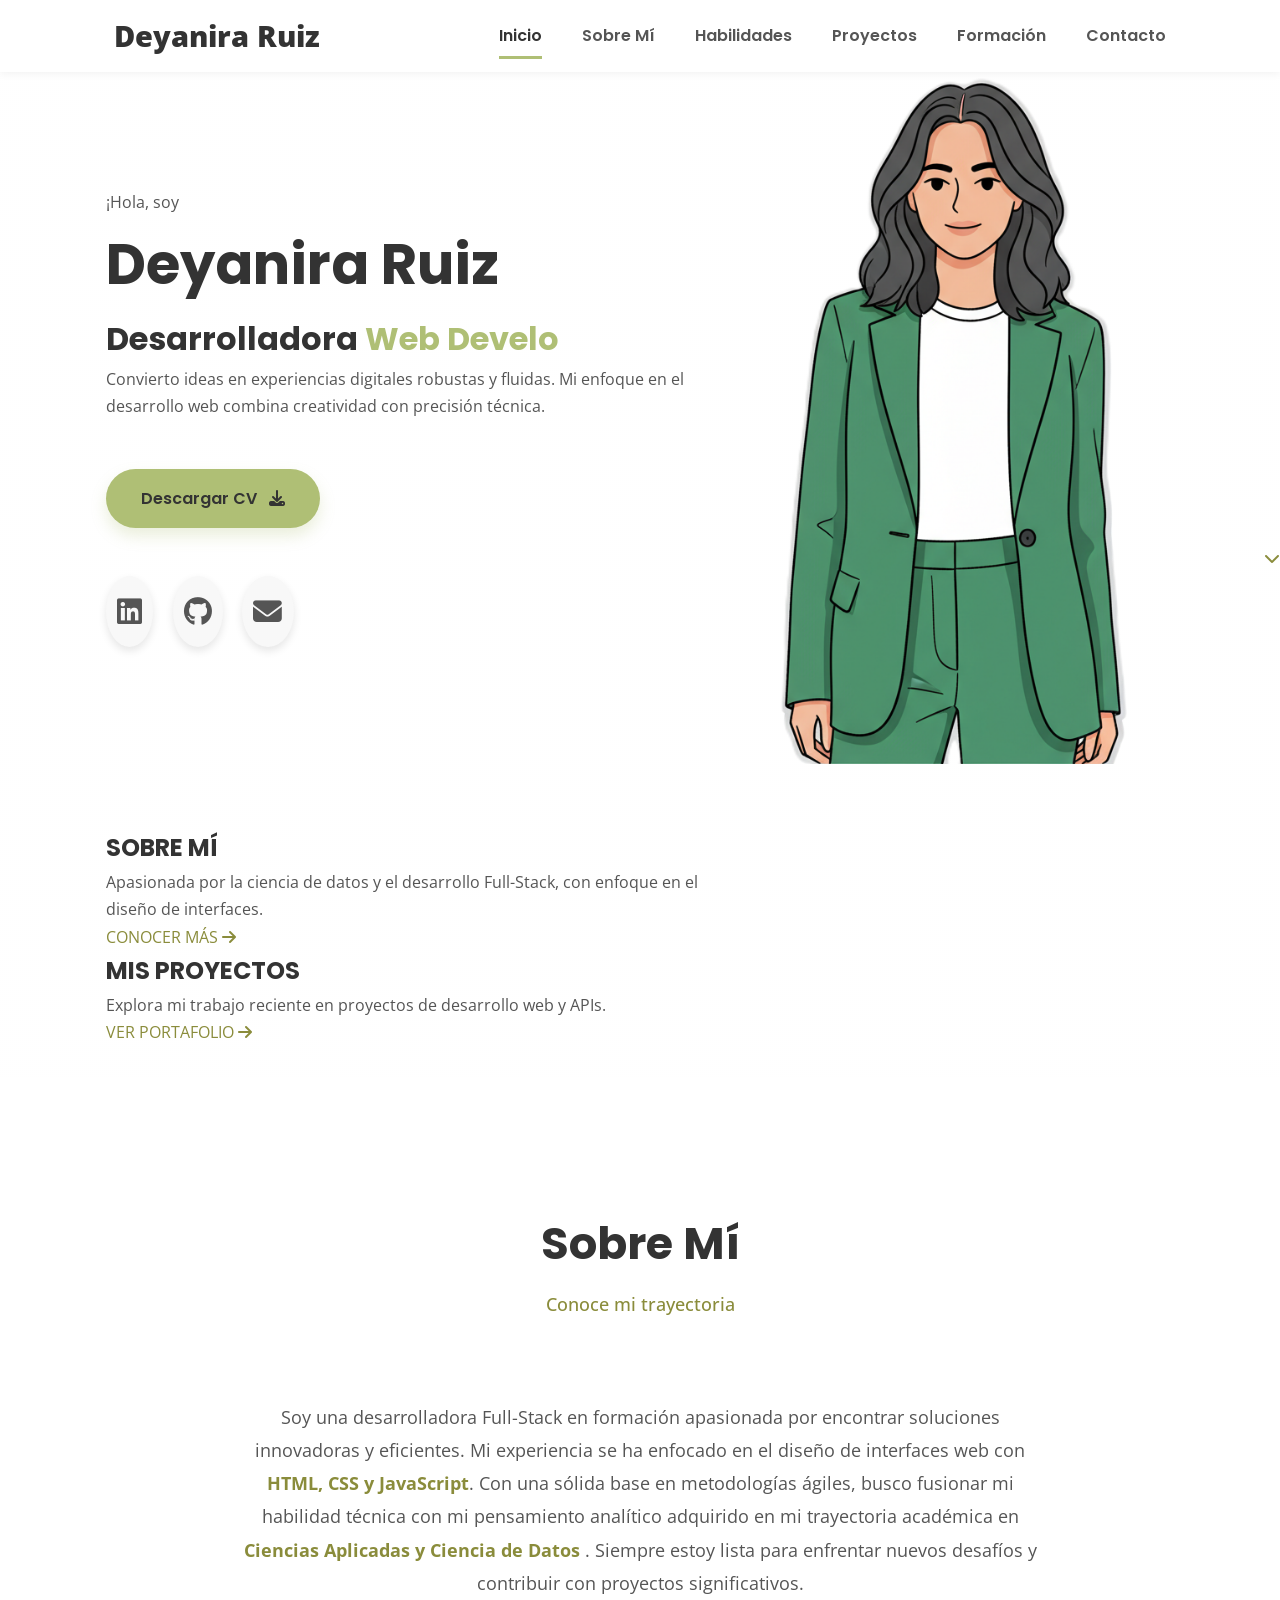
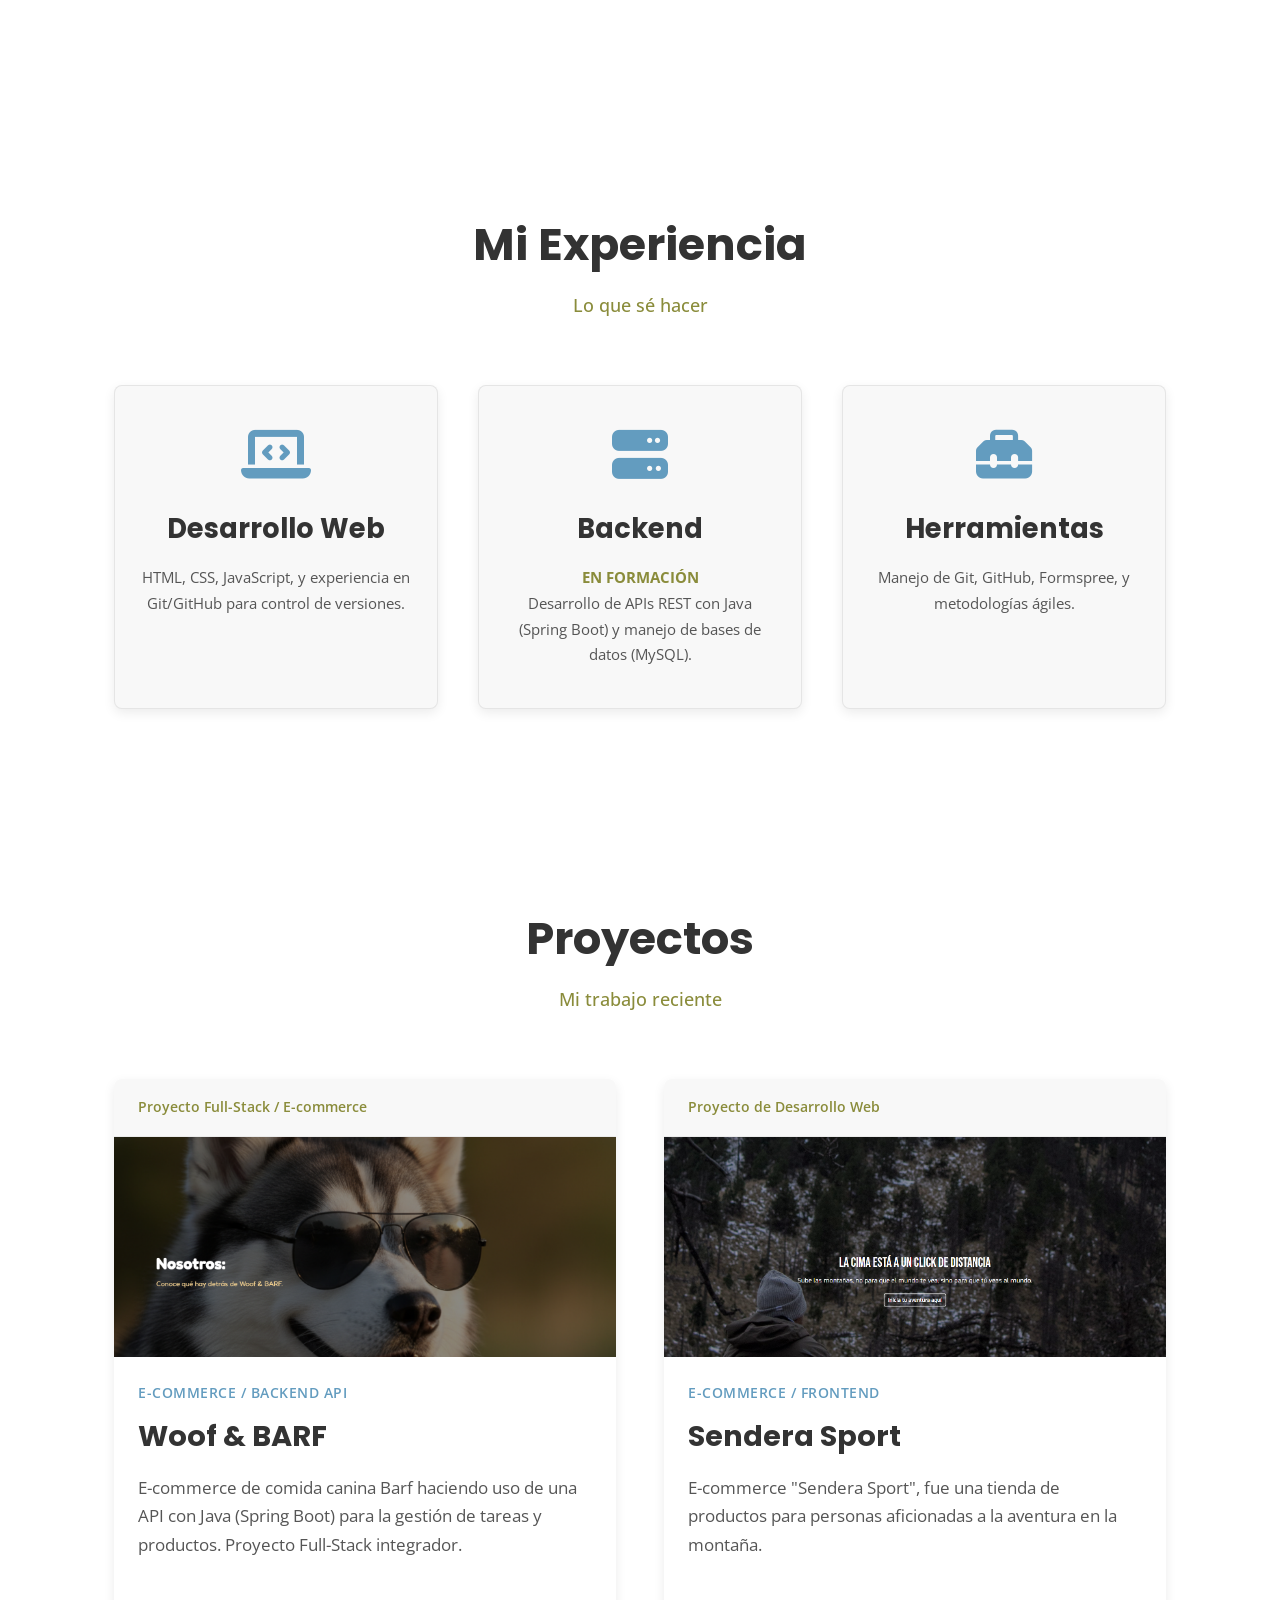
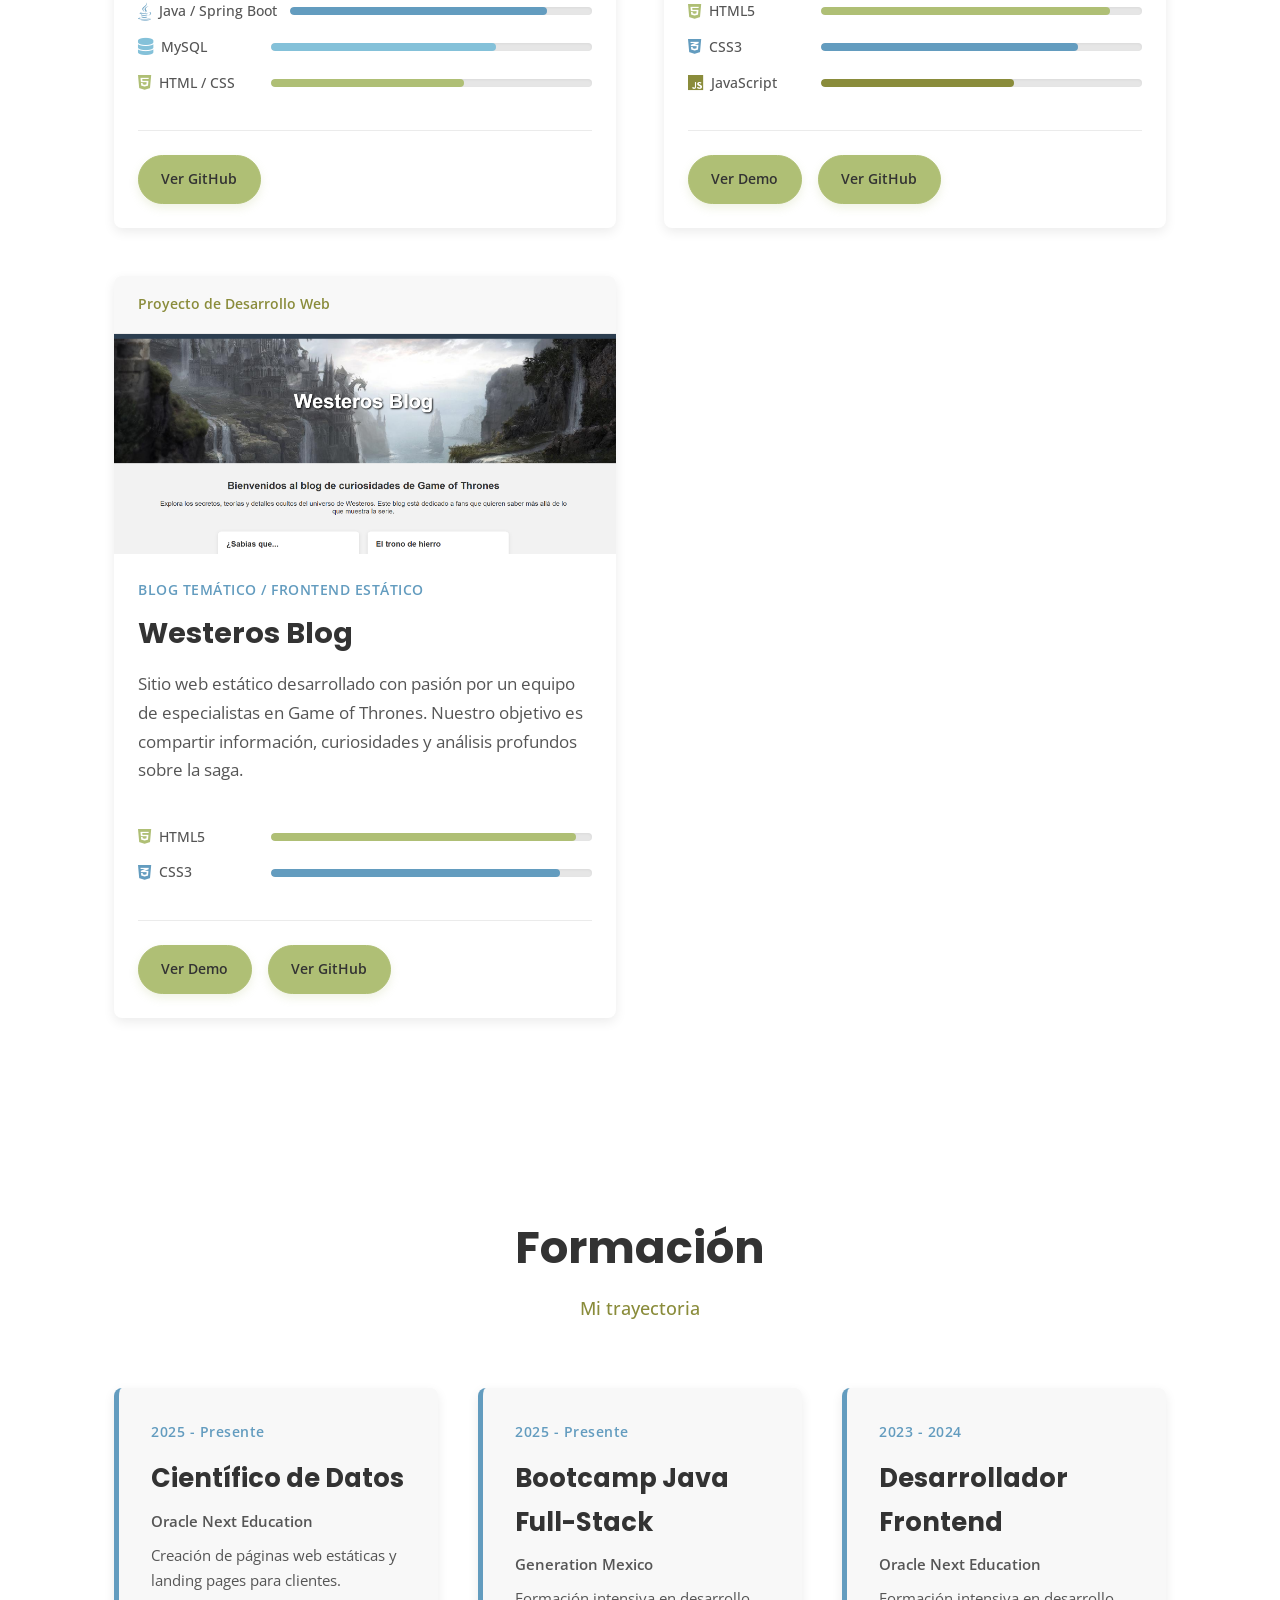
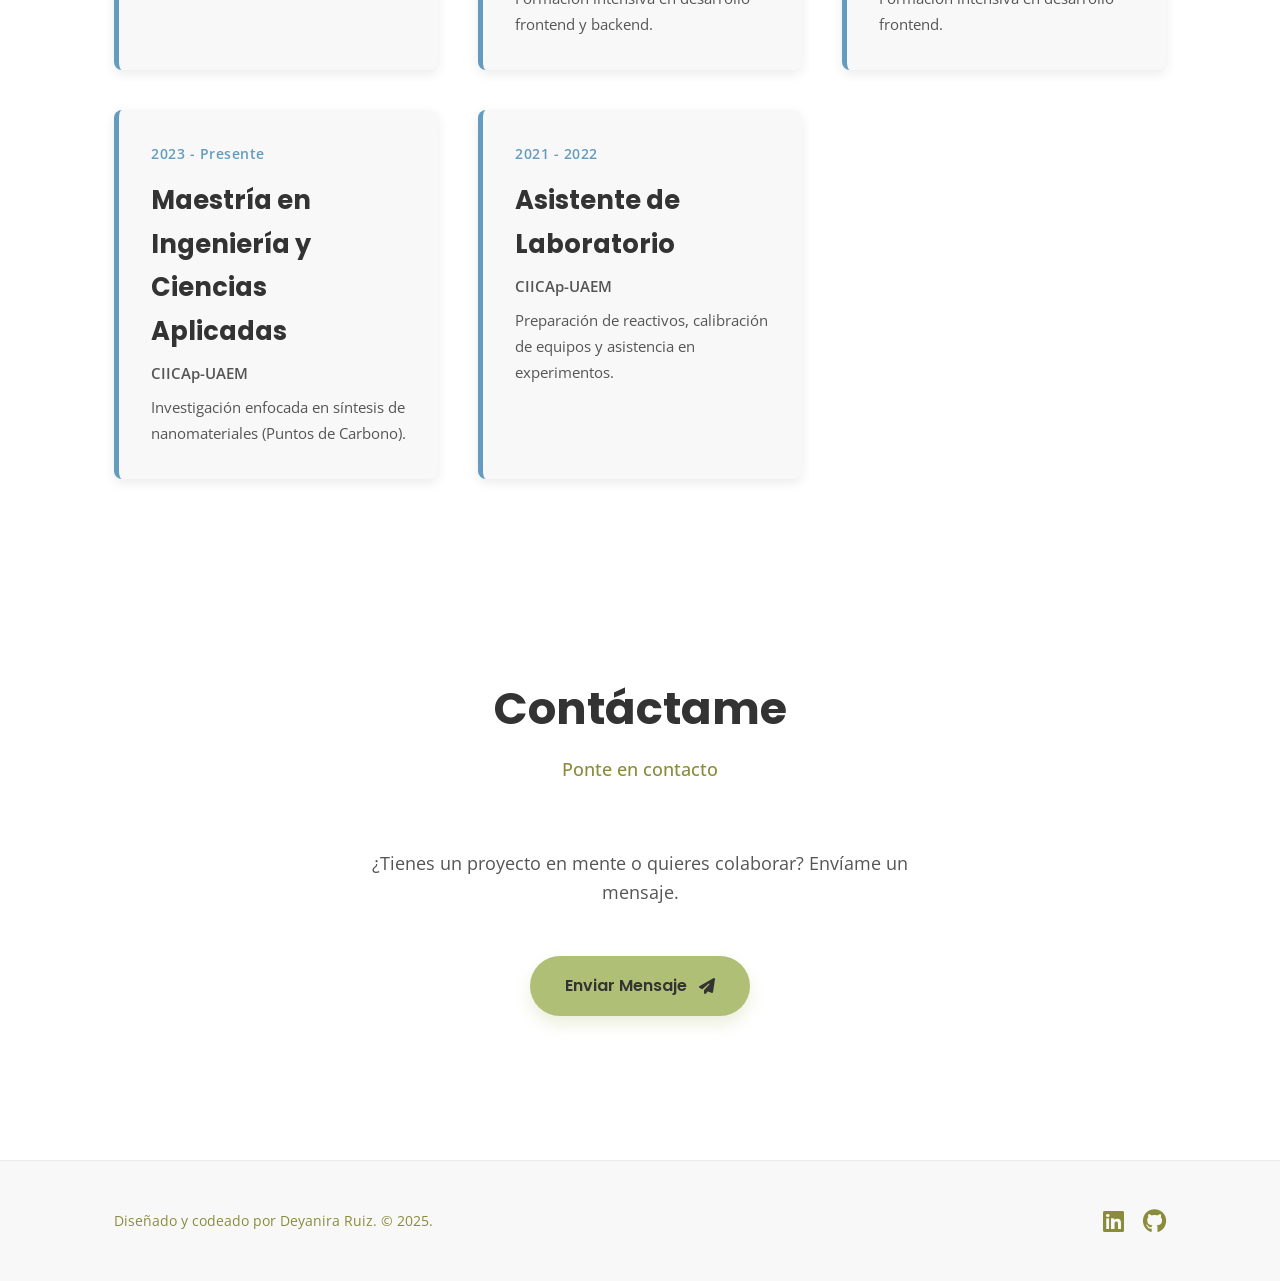
<file: index.html>
<!DOCTYPE html>
<html lang="es">
<head>
    <meta charset="UTF-8">
    <meta name="viewport" content="width=device-width, initial-scale=1.0">
    <title>Deyanira Ruiz - Portafolio de Desarrollo Web</title>
    
    <link rel="stylesheet" href="https://cdnjs.cloudflare.com/ajax/libs/font-awesome/6.5.2/css/all.min.css">
    
    <link href="https://fonts.googleapis.com/css2?family=Open+Sans:wght@300;400;600;700&family=Poppins:wght@400;500;600;700;800&display=swap" rel="stylesheet">
    
    <link rel="stylesheet" href="style-dual.css">
</head>
<body>

    <header class="header" id="header">
        <nav class="nav container">
            <a href="#home" class="nav-logo">Deyanira Ruiz</a>
            <ul class="nav-menu">
                <li class="nav-item"><a href="#home" class="nav-link active-link">Inicio</a></li>
                <li class="nav-item"><a href="#about" class="nav-link">Sobre Mí</a></li>
                <li class="nav-item"><a href="#expertise" class="nav-link">Habilidades</a></li>
                <li class="nav-item"><a href="#work" class="nav-link">Proyectos</a></li>
                <li class="nav-item"><a href="#education" class="nav-link">Formación</a></li>
                <li class="nav-item"><a href="#contact" class="nav-link">Contacto</a></li>
            </ul>
        </nav>
    </header>

    <main>
        <section class="section home-section dark-bg" id="home">
            <div class="home-container container grid">
                
                <div class="home-content-left">
                    <p class="greeting">¡Hola, soy</p>
                    <h1>Deyanira Ruiz</h1>
                    <h3 class="web-developer-text">Desarrolladora <span class="typing-text"></span></h3>
                    
                    <p class="intro-paragraph">
                        Convierto ideas en experiencias digitales robustas y fluidas. Mi enfoque en el desarrollo web combina creatividad con precisión técnica.
                    </p>

                    <div class="home-actions">
                        <a href="CV-DeyaniraRuiz.pdf" class="button button-primary" download>
                            Descargar CV <i class="fa-solid fa-download"></i>
                        </a>
                        <div class="social-links-home">
                            <a href="https://www.linkedin.com/in/deyanira-ruiz-91a32623b/" aria-label="LinkedIn" target="_blank"><i class="fa-brands fa-linkedin"></i></a>
                            <a href="https://github.com/Druiz-leon" aria-label="GitHub" target="_blank"><i class="fa-brands fa-github"></i></a>
                            <a href="mailto:ruiz.leon.deyanira@gmail.com" aria-label="Email" target="_blank"><i class="fa-solid fa-envelope"></i></a>
                        </div>
                    </div>
                </div>

                <div class="home-illustration">
                    <img src="deyanira-ilustracion.png" alt="Ilustración de Deyanira Ruiz" class="home-img">
                </div>

                <div class="home-content-right">
                    <div class="right-section">
                        <h4>SOBRE MÍ</h4>
                        <p>
                            Apasionada por la ciencia de datos y el desarrollo Full-Stack, con enfoque en el diseño de interfaces.
                        </p>
                        <a href="#about" class="read-more">CONOCER MÁS <i class="fas fa-arrow-right"></i></a>
                    </div>
                    <div class="right-section">
                        <h4>MIS PROYECTOS</h4>
                        <p>
                            Explora mi trabajo reciente en proyectos de desarrollo web y APIs.
                        </p>
                        <a href="#work" class="read-more">VER PORTAFOLIO <i class="fas fa-arrow-right"></i></a>
                    </div>
                </div>

            </div>
            <a href="#about" class="scroll-down-button" aria-label="Scroll down">
                <i class="fas fa-chevron-down"></i>
            </a>
        </section>
        <section class="section" id="about">
            <h2 class="section-title">Sobre Mí</h2>
            <span class="section-subtitle">Conoce mi trayectoria</span>
            <div class="about-container container">
                <p>
                    Soy una desarrolladora Full-Stack en formación apasionada por encontrar soluciones innovadoras y eficientes. Mi experiencia se ha enfocado en el diseño de interfaces web con <strong>HTML, CSS y JavaScript</strong>. Con una sólida base en metodologías ágiles, busco fusionar mi habilidad técnica con mi pensamiento analítico adquirido en mi trayectoria académica en <strong>Ciencias Aplicadas y Ciencia de Datos</strong> . Siempre estoy lista para enfrentar nuevos desafíos y contribuir con proyectos significativos.
                </p>
                <div class="about-stats">
                </div>
            </div>
        </section>
        <section class="section" id="expertise">
            <h2 class="section-title">Mi Experiencia</h2>
            <span class="section-subtitle">Lo que sé hacer</span>
            <div class="expertise-container container grid">
                <div class="skill-card">
                    <i class="fa-solid fa-laptop-code"></i>
                    <h3>Desarrollo Web</h3>
                    <p>HTML, CSS, JavaScript, y experiencia en Git/GitHub para control de versiones.</p>
                </div>
                <div class="skill-card">
                    <i class="fa-solid fa-server"></i>
                    <h3>Backend</h3>
                    <p> <strong>EN FORMACIÓN<br></strong> 
                        Desarrollo de APIs REST con Java (Spring Boot) y manejo de bases de datos (MySQL).</p>
                </div>
                <div class="skill-card">
                    <i class="fa-solid fa-toolbox"></i>
                    <h3>Herramientas</h3>
                    <p>Manejo de Git, GitHub, Formspree, y metodologías ágiles.</p>
                </div>
            </div>
        </section>

        <section class="section" id="work">
            <h2 class="section-title">Proyectos</h2>
            <span class="section-subtitle">Mi trabajo reciente</span>
            <div class="work-container container grid">

                <div class="project-card">
                    <div class="project-card-header">
                        <span>Proyecto Full-Stack / E-commerce</span>
                    </div>
                    <div class="project-card-main-content">
                        <img src="Woof&BARF.png" alt="Imagen del proyecto Woof & BARF" class="project-img">
                        <div class="project-data">
                            <span class="project-category">E-commerce / Backend API</span> 
                            <h3 class="project-title">Woof & BARF</h3>
                            <p class="project-description">
                                E-commerce de comida canina Barf haciendo uso de una API con Java (Spring Boot) para la gestión de tareas y productos. Proyecto Full-Stack integrador.
                            </p>
                            <div class="skill-bars-container">
                                <div class="skill-item">
                                    <div class="skill-logo-name">
                                        <i class="fa-brands fa-java" style="color: #639CBF;"></i>
                                        <span>Java / Spring Boot</span>
                                    </div>
                                    <div class="skill-bar-wrapper">
                                        <div class="skill-bar" style="width: 85%; background-color: #639CBF;"></div>
                                    </div>
                                </div>
                                <div class="skill-item">
                                    <div class="skill-logo-name">
                                        <i class="fa-solid fa-database" style="color: #84C1D9;"></i>
                                        <span>MySQL</span>
                                    </div>
                                    <div class="skill-bar-wrapper">
                                        <div class="skill-bar" style="width: 70%; background-color: #84C1D9;"></div>
                                    </div>
                                </div>
                                <div class="skill-item">
                                    <div class="skill-logo-name">
                                        <i class="fa-brands fa-html5" style="color: #AFBF75;"></i>
                                        <span>HTML / CSS</span>
                                    </div>
                                    <div class="skill-bar-wrapper">
                                        <div class="skill-bar" style="width: 60%; background-color: #AFBF75;"></div>
                                    </div>
                                </div>
                            </div>
                            <div class="project-links project-links-with-buttons"> 
                                <a href="https://github.com/Arukado69/Proyecto-Integrador.git" class="project-button button-filled" target="_blank">
                                    Ver GitHub
                                </a>
                            </div>
                        </div>
                    </div>
                </div>
        
                <div class="project-card">
                    <div class="project-card-header">
                        <span>Proyecto de Desarrollo Web</span>
                    </div>
                    <div class="project-card-main-content">
                        <img src="sendera-sport.png" alt="Captura de pantalla del e-commerce Sendera Sport" class="project-img">
                        <div class="project-data">
                            <span class="project-category">E-commerce / Frontend</span> 
                            <h3 class="project-title">Sendera Sport</h3>
                            <p class="project-description">
                                E-commerce "Sendera Sport", fue una tienda de productos para personas aficionadas a la aventura en la montaña.
                            </p>
                            <div class="skill-bars-container">
                                <div class="skill-item">
                                    <div class="skill-logo-name">
                                        <i class="fa-brands fa-html5" style="color: #AFBF75;"></i>
                                        <span>HTML5</span>
                                    </div>
                                    <div class="skill-bar-wrapper">
                                        <div class="skill-bar" style="width: 90%; background-color: #AFBF75;"></div>
                                    </div>
                                </div>
                                <div class="skill-item">
                                    <div class="skill-logo-name">
                                        <i class="fa-brands fa-css3-alt" style="color: #639CBF;"></i>
                                        <span>CSS3</span>
                                    </div>
                                    <div class="skill-bar-wrapper">
                                        <div class="skill-bar" style="width: 80%; background-color: #639CBF;"></div>
                                    </div>
                                </div>
                                <div class="skill-item">
                                    <div class="skill-logo-name">
                                        <i class="fa-brands fa-js" style="color: #8A8C3B;"></i>
                                        <span>JavaScript</span>
                                    </div>
                                    <div class="skill-bar-wrapper">
                                        <div class="skill-bar" style="width: 60%; background-color: #8A8C3B;"></div>
                                    </div>
                                </div>
                            </div>
                            <div class="project-links project-links-with-buttons"> 
                                <a href="https://hackathon01-seven.vercel.app/" class="project-button button-filled" target="_blank">
                                    Ver Demo 
                                </a>
                                <a href="https://github.com/Druiz-leon/hackathon01.git" class="project-button button-filled" target="_blank">
                                    Ver GitHub 
                                </a>
                            </div>
                        </div>
                    </div>
                </div>

                <div class="project-card">
                    <div class="project-card-header">
                        <span>Proyecto de Desarrollo Web</span> 
                    </div>
                    <div class="project-card-main-content">
                        <img src="westeros-blog.png" alt="Captura de pantalla del blog temático Westeros Blog" class="project-img">
                        <div class="project-data">
                            <span class="project-category">Blog Temático / Frontend Estático</span> 
                            <h3 class="project-title">Westeros Blog</h3>
                            <p class="project-description">
                                Sitio web estático desarrollado con pasión por un equipo de especialistas en Game of Thrones. Nuestro objetivo es compartir información, curiosidades y análisis profundos sobre la saga.
                            </p>
                            <div class="skill-bars-container">
                                <div class="skill-item">
                                    <div class="skill-logo-name">
                                        <i class="fa-brands fa-html5" style="color: #AFBF75;"></i>
                                        <span>HTML5</span>
                                    </div>
                                    <div class="skill-bar-wrapper">
                                        <div class="skill-bar" style="width: 95%; background-color: #AFBF75;"></div>
                                    </div>
                                </div>
                                <div class="skill-item">
                                    <div class="skill-logo-name">
                                        <i class="fa-brands fa-css3-alt" style="color: #639CBF;"></i>
                                        <span>CSS3</span>
                                    </div>
                                    <div class="skill-bar-wrapper">
                                        <div class="skill-bar" style="width: 90%; background-color: #639CBF;"></div>
                                    </div>
                                </div>
                            </div>
                            <div class="project-links project-links-with-buttons"> 
                                <a href="https://sitio-del-blog.vercel.app/" class="project-button button-filled" target="_blank">
                                    Ver Demo 
                                </a>
                                <a href="https://github.com/Druiz-leon/sitio-del-blog.git" class="project-button button-filled" target="_blank">
                                    Ver GitHub 
                                </a>
                            </div>
                        </div>
                    </div>
                </div>

            </div>
        </section>

        <section class="section" id="education">
            <h2 class="section-title">Formación</h2>
            <span class="section-subtitle">Mi trayectoria</span>
            <div class="education-container container grid">
                
                <div class="education-item">
                    <span class="education-date">2025 - Presente</span>
                    <h3>Científico de Datos</h3>
                    <p><strong>Oracle Next Education</strong></p>
                    <p>Creación de páginas web estáticas y landing pages para clientes.</p>
                </div>
                
                <div class="education-item">
                    <span class="education-date">2025 - Presente</span>
                    <h3>Bootcamp Java Full-Stack</h3>
                    <p><strong>Generation Mexico</strong></p>
                    <p>Formación intensiva en desarrollo frontend y backend.</p>
                </div>
                
                <div class="education-item">
                    <span class="education-date">2023 - 2024</span>
                    <h3>Desarrollador Frontend</h3>
                    <p><strong>Oracle Next Education</strong></p>
                    <p>Formación intensiva en desarrollo frontend.</p>
                </div>
                
                <div class="education-item">
                    <span class="education-date">2023 - Presente</span>
                    <h3>Maestría en Ingeniería y Ciencias Aplicadas</h3>
                    <p><strong>CIICAp-UAEM</strong></p>
                    <p>Investigación enfocada en síntesis de nanomateriales (Puntos de Carbono).</p>
                </div>
                
                <div class="education-item">
                    <span class="education-date">2021 - 2022</span>
                    <h3>Asistente de Laboratorio</h3>
                    <p><strong>CIICAp-UAEM</strong></p>
                    <p>Preparación de reactivos, calibración de equipos y asistencia en experimentos.</p>
                </div>
            </div>
        </section>

        <section class="section" id="contact">
            <h2 class="section-title">Contáctame</h2>
            <span class="section-subtitle">Ponte en contacto</span>
            <div class="contact-container container">
                <p class="contact-description">¿Tienes un proyecto en mente o quieres colaborar? Envíame un mensaje.</p>
                <a href="mailto:ruiz.leon.deyanira@gmail.com" class="button button-primary">
                    Enviar Mensaje <i class="fa-solid fa-paper-plane"></i>
                </a>
            </div>
        </section>
    </main>

    <footer class="footer">
        <div class="footer-container container">
            <p>Diseñado y codeado por Deyanira Ruiz. &copy; 2025.</p>
            <div class="social-links">
                <a href="https://www.linkedin.com/in/deyanira-ruiz-91a32623b/" aria-label="LinkedIn" target="_blank"><i class="fa-brands fa-linkedin"></i></a>
                <a href="https://github.com/Druiz-leon" aria-label="GitHub" target="_blank"><i class="fa-brands fa-github"></i></a>
            </div>
        </div>
    </footer>

    <script src="script-dual.js"></script>
</body>
</html>
</file>
<file: style-dual.css>
/* ===== Variables (Nuevo Tema: Verde Oliva/Azul - CLARO) ===== */
:root {
    /* Fondos y Texto */
    --bg-color: #ffffff; /* Blanco puro (Fondo principal, muy claro) */
    --bg-color-light: #f8f8f8; /* Blanco roto (Fondo de secciones alternas/cards) */
    --text-color-dark: #333333; /* Gris oscuro para el texto principal (títulos) */
    --text-color-medium: #555555; /* Gris medio para párrafos */
    --text-color-light: #8A8C3B; /* Verde Oliva Medio para subtítulos y texto secundario */
    
    /* Colores de Acento (Paleta) */
    --primary-color: #AFBF75; /* Verde Oliva Claro (Botones, Links Activos, Resaltados) */
    --primary-color-alt: #8A8C3B; /* Verde Oliva Medio (Hover/Acento más fuerte) */
    --secondary-accent: #639CBF; /* Azul Claro Sucio (Bordes, Líneas, Iconos) */
    --secondary-accent-light: #84C1D9; /* Azul Cielo Claro (Acentos más claros) */
    
    /* Versión RGB para fondos transparentes */
    --primary-color-rgb: 175, 191, 117; /* AFBF75 */ 
    --secondary-accent-rgb: 99, 156, 191; /* 639CBF */
    
    /* Estilos de Elementos */
    --font-title: 'Poppins', sans-serif; /* Más moderno para títulos */
    --font-body: 'Open Sans', sans-serif; /* Más legible para el cuerpo */
    --card-border-radius: 8px; 
    --card-shadow-light: 0 4px 12px rgba(0, 0, 0, 0.08); /* Sombra suave */
    --card-shadow-hover: 0 8px 20px rgba(0, 0, 0, 0.12); /* Sombra más pronunciada en hover */
    --header-bg: rgba(255, 255, 255, 0.95); 
    --header-shadow: 0 2px 8px rgba(0, 0, 0, 0.05);
    
    /* Variables adicionales */
    --header-height: 4.5rem; /* Altura estándar del header */
}


/* ===== Reseteo Básico y Tipografía ===== */
* {
    margin: 0;
    padding: 0;
    box-sizing: border-box;
}

html { scroll-behavior: smooth; }

body {
    font-family: var(--font-body);
    background-color: var(--bg-color);
    color: var(--text-color-medium);
    line-height: 1.7; /* Ligeramente más espaciado para mejor legibilidad */
}

h1, h2, h3, h4 {
    color: var(--text-color-dark);
    font-family: var(--font-title);
    font-weight: 700;
}
h1 { font-size: 3.5rem; }
h2 { font-size: 2.8rem; }
h3 { font-size: 2rem; }
h4 { font-size: 1.5rem; }


a {
    text-decoration: none;
    color: var(--primary-color-alt);
    transition: color .3s ease;
}
a:hover {
    color: var(--primary-color);
}
ul { list-style: none; }
img { max-width: 100%; height: auto; display: block; }

/* ===== Clases Reutilizables ===== */
.container {
    max-width: 1100px; /* Un poco más ancho */
    margin: 0 auto;
    padding: 0 1.5rem;
}
.section { padding: 8rem 0 4rem; } /* Más padding para las secciones */
.section-title { font-size: 2.8rem; text-align: center; margin-bottom: 0.5rem; }
.section-subtitle {
    display: block;
    font-size: 1.1rem;
    color: var(--text-color-light);
    text-align: center;
    margin-bottom: 4rem;
    font-weight: 500;
}
.grid { display: grid; gap: 2rem; } /* Más espacio en las cuadrículas */

/* ===== Header y Navegación ===== */
.header {
    width: 100%;
    position: fixed;
    top: 0; left: 0;
    z-index: 100;
    background-color: var(--header-bg); 
    backdrop-filter: blur(10px);
    box-shadow: var(--header-shadow); 
}
.nav {
    height: var(--header-height);
    display: flex;
    justify-content: space-between;
    align-items: center;
}
.nav-logo { font-size: 1.8rem; font-weight: 800; color: var(--text-color-dark); }
.nav-menu { display: flex; gap: 2.5rem; }
.nav-link {
    color: var(--text-color-medium);
    font-weight: 600;
    position: relative;
    padding: 0.25rem 0; /* Más área de click */
    font-family: var(--font-title);
}
.nav-link::after {
    content: '';
    position: absolute;
    width: 0;
    height: 3px; /* Línea más gruesa */
    background-color: var(--primary-color);
    bottom: -8px; /* Más abajo para no tocar el texto */
    left: 0;
    transition: width 0.3s ease-out;
}

.nav-link:hover,
.nav-link.active-link {
    color: var(--text-color-dark); /* Se oscurece el texto */
}
.nav-link.active-link::after {
    width: 100%; 
}

/* ===== Sección Inicio (Hero) - ESTILO SIMILAR A JIGAR SABLE ===== */
.home-section {
    min-height: 100vh;
    display: flex; 
    align-items: center; 
    position: relative;
    overflow: hidden;
    padding: var(--header-height) 0 2rem; /* Se ajusta el padding superior para no tapar el header */
    background-color: var(--bg-color); 
}

.home-section::before {
    content: '';
    position: absolute;
    top: 0; left: 0;
    width: 100%; height: 100%;
    /* Patrón de puntos sutil */
    background-image: url('data:image/svg+xml;utf8,<svg width="100%" height="100%" viewBox="0 0 100 100" xmlns="http://www.w3.org/2000/svg"><defs><pattern id="dots" width="10" height="10" patternUnits="userSpaceOnUse"><circle cx="1" cy="1" r="1" fill="%23e0e0e0"/></pattern></defs><rect width="100%" height="100%" fill="url(%23dots)"/></svg>');
    background-size: 20px 20px; 
    opacity: 0.3; 
    z-index: 0; 
    pointer-events: none; 
}

.home-container {
    position: relative;
    z-index: 1;
    width: 100%; 
    grid-template-columns: 1.5fr 1fr; 
    align-items: center; 
    gap: 4rem; 
}

.home-content { text-align: left; }
.home-content .greeting {
    font-size: 1.5rem;
    color: var(--text-color-medium);
    margin-bottom: 0.5rem;
    font-weight: 500;
}
.home-content h1 { font-size: 4.5rem; margin-bottom: 0.5rem; line-height: 1.1; }
.home-content h3 {
    font-size: 2rem;
    color: var(--text-color-medium);
    margin-bottom: 2.5rem;
    font-weight: 500;
}
.typing-text { 
    color: var(--primary-color); 
    font-weight: 700; 
}

.home-actions {
    display: flex;
    flex-direction: column; 
    align-items: flex-start; 
    gap: 2rem;
    margin-top: 3rem;
}

/* Botones Principales */
.button {
    display: inline-flex; 
    align-items: center;
    gap: 0.75rem;
    background-color: var(--primary-color);
    color: var(--text-color-dark); 
    padding: 1rem 2.2rem;
    border-radius: 50px; 
    font-weight: 600;
    transition: background-color .3s ease, transform 0.3s ease, box-shadow 0.3s ease;
    box-shadow: 0 8px 15px rgba(var(--primary-color-rgb), 0.25);
    font-family: var(--font-title); 
}

.button:hover {
    background-color: var(--primary-color-alt);
    transform: translateY(-3px);
    box-shadow: 0 10px 20px rgba(var(--primary-color-rgb), 0.35);
}
.button i {
    font-size: 1rem;
    transition: transform 0.3s ease;
}
.button:hover i {
    transform: translateX(3px);
}

/* Iconos Sociales en Home */
.social-links-home {
    display: flex; 
    gap: 1.2rem; 
    margin-top: 1rem; 
}

.social-links-home a {
    font-size: 1.8rem; 
    color: var(--text-color-medium); 
    padding: 0.7rem;
    border-radius: 50%; 
    background-color: var(--bg-color-light); 
    box-shadow: 0 4px 8px rgba(0, 0, 0, 0.1);
    transition: all 0.3s ease;
}

.social-links-home a:hover {
    color: var(--primary-color);
    transform: translateY(-3px) scale(1.05); 
    box-shadow: 0 6px 12px rgba(0, 0, 0, 0.15);
}

.home-illustration {
    display: flex; 
    justify-content: center;
    align-items: center;
}

/* IMAGEN DE INICIO SIN CUADRADO Y MÁS GRANDE */
.home-img {
    width: 100%;
    max-width: 520px; /* ¡Imagen más grande! */
    height: auto;
    /* Eliminamos el border-radius, box-shadow y border para quitar el cuadrado */
    border-radius: 0; 
    box-shadow: none; 
    border: none;
    background-color: transparent; 
}

/* ===== SECCIÓN SOBRE MÍ (ABOUT) ===== */
.about-container {
    max-width: 800px;
    margin: 0 auto;
    text-align: center;
    padding: 1rem 0;
}
.about-container p {
    font-size: 1.15rem;
    line-height: 1.8;
    color: var(--text-color-medium);
}
.about-container p strong {
    color: var(--primary-color-alt);
    font-weight: 700;
}

/* ===== Sección Habilidades (Expertise) ===== */
.expertise-container {
    grid-template-columns: repeat(auto-fit, minmax(280px, 1fr));
    gap: 2.5rem; 
}
.skill-card {
    background-color: var(--bg-color-light);
    border: 1px solid rgba(0, 0, 0, 0.08); 
    padding: 2.5rem 1.5rem;
    text-align: center;
    transition: transform .3s ease, box-shadow .3s ease;
    border-radius: var(--card-border-radius); 
    box-shadow: var(--card-shadow-light);
}
.skill-card p strong{
    color: var(--primary-color-alt);
    font-weight: 700;
}
.skill-card:hover {
    transform: translateY(-8px); 
    box-shadow: var(--card-shadow-hover);
}
.skill-card i {
    font-size: 3.5rem; 
    color: var(--secondary-accent); 
    margin-bottom: 1.5rem;
}
.skill-card h3 {
    font-size: 1.7rem;
    margin-bottom: 0.8rem;
    color: var(--text-color-dark);
}
.skill-card p {
    font-size: 0.95rem;
    color: var(--text-color-medium);
}


/* ===== ESTILOS PARA TARJETAS DE PROYECTO (Flujo Mejorado) ===== */
.work-container {
    grid-template-columns: repeat(auto-fit, minmax(320px, 1fr)); 
    gap: 3rem; 
}

.project-card {
    background-color: var(--bg-color); 
    border-radius: var(--card-border-radius); 
    box-shadow: var(--card-shadow-light); 
    overflow: hidden; 
    display: flex;
    flex-direction: column; 
    transition: transform .3s ease, box-shadow .3s ease; 
}

.project-card:hover {
    transform: translateY(-8px); 
    box-shadow: var(--card-shadow-hover);
}

.project-card-header {
    padding: 1rem 1.5rem;
    background-color: var(--bg-color-light); 
    color: var(--text-color-light); 
    font-size: 0.9rem;
    font-weight: 600;
    border-bottom: 1px solid rgba(0, 0, 0, 0.05);
}

.project-card-main-content {
    display: flex; 
    flex-direction: column; 
    flex-grow: 1; 
}

.project-img {
    width: 100%; 
    height: 220px; 
    object-fit: cover;
    display: block; 
}

.project-data {
    padding: 1.5rem;
    flex-grow: 1; 
    display: flex;
    flex-direction: column;
}

.project-category {
    font-size: 0.85rem;
    color: var(--secondary-accent); 
    margin-bottom: 0.5rem;
    font-weight: 600;
    letter-spacing: 0.5px;
    text-transform: uppercase;
}

.project-title {
    font-size: 1.8rem; 
    margin-bottom: 0.8rem;
    color: var(--text-color-dark);
}

/* DESCRIPCIÓN DE PROYECTO MÁS GRANDE */
.project-description {
    font-size: 1.05rem; /* ¡Texto ligeramente más grande! */
    color: var(--text-color-medium);
    margin-bottom: 1.5rem;
    flex-grow: 1; 
}

/* Barras de Habilidad - Estilos más limpios */
.skill-bars-container {
    margin-top: 1rem;
    margin-bottom: 1.5rem;
}
.skill-item {
    display: flex;
    align-items: center;
    margin-bottom: 0.7rem;
    gap: 0.8rem;
}
.skill-logo-name {
    display: flex;
    align-items: center;
    gap: 0.5rem;
    min-width: 120px; 
    font-size: 0.9rem;
    color: var(--text-color-medium);
    font-weight: 500;
}
.skill-logo-name i {
    font-size: 1.1rem;
}
.skill-bar-wrapper {
    flex-grow: 1;
    background-color: #e6e6e6; /* Fondo gris claro armonizado */
    border-radius: 50px;
    height: 8px; 
    overflow: hidden;
    position: relative;
    box-shadow: inset 0 1px 3px rgba(0,0,0,0.05);
}
.skill-bar {
    height: 100%;
    border-radius: 50px;
    position: absolute;
    top: 0; left: 0;
    transition: width 0.8s ease-out;
}

.project-links {
    display: flex;
    flex-wrap: wrap;
    gap: 1rem; 
    margin-top: auto; 
    padding-top: 1.5rem;
    border-top: 1px solid rgba(0, 0, 0, 0.08); 
    justify-content: flex-start;
}

.project-links .project-button {
    font-size: 0.9rem;
    padding: 0.7rem 1.4rem;
    border-radius: 50px; 
    font-weight: 600;
    transition: all 0.3s ease;
    border: 1px solid var(--primary-color-alt);
    background-color: transparent; 
    color: var(--primary-color-alt);
}
.project-links .project-button:hover {
    background-color: var(--primary-color-alt);
    color: var(--text-color-dark);
    transform: translateY(-2px);
    box-shadow: 0 4px 10px rgba(var(--primary-color-rgb), 0.2);
}

.project-links .project-button.button-filled {
    background-color: var(--primary-color); 
    color: var(--text-color-dark);
    border-color: var(--primary-color);
    box-shadow: 0 4px 10px rgba(var(--primary-color-rgb), 0.2);
}
.project-links .project-button.button-filled:hover {
    background-color: var(--primary-color-alt); 
    border-color: var(--primary-color-alt);
    color: var(--text-color-dark);
    transform: translateY(-2px);
    box-shadow: 0 6px 15px rgba(var(--primary-color-rgb), 0.3);
}

/* ===== SECCIÓN FORMACIÓN (Education) - ESTILO MODERNO Y LIMPIO (Grid Cards) ===== */
.education-container {
    grid-template-columns: repeat(auto-fit, minmax(300px, 1fr));
    gap: 2.5rem; 
}

.education-item {
    background-color: var(--bg-color-light);
    border-radius: var(--card-border-radius);
    padding: 2rem;
    box-shadow: var(--card-shadow-light);
    transition: transform .3s ease, box-shadow .3s ease;
    position: relative;
    border-left: 5px solid var(--secondary-accent); 
}

.education-item:hover {
    transform: translateY(-8px);
    box-shadow: var(--card-shadow-hover);
}

.education-item .education-date {
    display: block;
    font-size: 0.9rem;
    color: var(--secondary-accent); 
    margin-bottom: 0.8rem;
    font-weight: 600;
    letter-spacing: 0.5px;
}

.education-item h3 {
    font-size: 1.6rem;
    color: var(--text-color-dark);
    margin-bottom: 0.5rem;
}

.education-item p strong {
    font-weight: 600;
    color: var(--text-color-medium);
    margin-bottom: 0.5rem;
    display: block;
}

.education-item p {
    font-size: 0.95rem;
    color: var(--text-color-medium);
}


/* ===== SECCIÓN CONTACTO (Centrado) ===== */
#contact {
    text-align: center; 
}

.contact-container {
    max-width: 600px; 
    margin: 0 auto;
    display: flex;
    flex-direction: column;
    align-items: center; 
    gap: 2rem; 
}

.contact-description {
    font-size: 1.1rem;
    color: var(--text-color-medium);
    margin-bottom: 1rem;
}


/* ===== Footer ===== */
.footer {
    background-color: var(--bg-color-light);
    padding: 2.5rem 0;
    margin-top: 5rem;
    border-top: 1px solid rgba(0, 0, 0, 0.05);
}

.footer-container {
    display: flex;
    justify-content: space-between;
    align-items: center;
    flex-wrap: wrap; 
    gap: 1.5rem; 
}

.footer-container p {
    color: var(--text-color-light);
    font-size: 0.9rem;
}

.footer-container .social-links {
    display: flex;
    gap: 1.2rem;
}

.footer-container .social-links a {
    font-size: 1.5rem;
    color: var(--text-color-light);
    transition: color 0.3s ease;
}

.footer-container .social-links a:hover {
    color: var(--primary-color);
}


/* ===== Media Queries (Responsividad) ===== */
@media screen and (max-width: 992px) {
    .home-container {
        grid-template-columns: 1fr; 
        text-align: center; 
        gap: 3rem; 
    }

    .home-content {
        order: 2; 
        text-align: center;
    }
    .home-content .greeting {
        font-size: 1.3rem;
    }
    .home-content h1 {
        font-size: 3.5rem; 
    }
    .home-content h3 {
        font-size: 1.6rem; 
    }
    
    .home-actions {
        justify-content: center; 
        flex-direction: column; 
        align-items: center;
        gap: 1.5rem;
    }

    .social-links-home {
        justify-content: center;
        margin-top: 1rem;
    }
    
    .home-illustration {
        order: 1; 
    }
    .home-img {
        max-width: 350px;
    }

    .nav-menu {
        gap: 1.5rem;
    }
    .section-title { font-size: 2.2rem; }
    .section-subtitle { margin-bottom: 3rem; }
}

@media screen and (max-width: 768px) {
    .nav-menu {
        display: none; 
    }
    .nav-logo { font-size: 1.5rem; }
    .header {
        padding: 0 1rem;
    }

    .home-content h1 {
        font-size: 3rem;
    }
    .home-content h3 {
        font-size: 1.4rem;
    }
    .button {
        padding: 0.8rem 1.8rem;
        font-size: 0.9rem;
    }
    .social-links-home a {
        font-size: 1.5rem;
        padding: 0.6rem;
    }
    .home-img {
        max-width: 300px;
    }

    .expertise-container {
        grid-template-columns: 1fr;
    }
    .skill-card {
        padding: 2rem 1rem;
    }

    .work-container {
        grid-template-columns: 1fr;
    }
    .project-card-main-content {
        flex-direction: column;
    }
    .project-img {
        height: 200px;
    }

    .education-container {
        grid-template-columns: 1fr;
    }
    .education-item {
        padding: 1.5rem;
    }
    .education-item h3 {
        font-size: 1.4rem;
    }

    .footer-container {
        flex-direction: column;
        text-align: center;
    }
}

@media screen and (max-width: 480px) {
    .home-content h1 {
        font-size: 2.5rem;
    }
    .home-content h3 {
        font-size: 1.2rem;
    }
    .home-content .greeting {
        font-size: 1.2rem;
    }
    .section-title { font-size: 2rem; }
    .section-subtitle { font-size: 1rem; }
}
</file>
